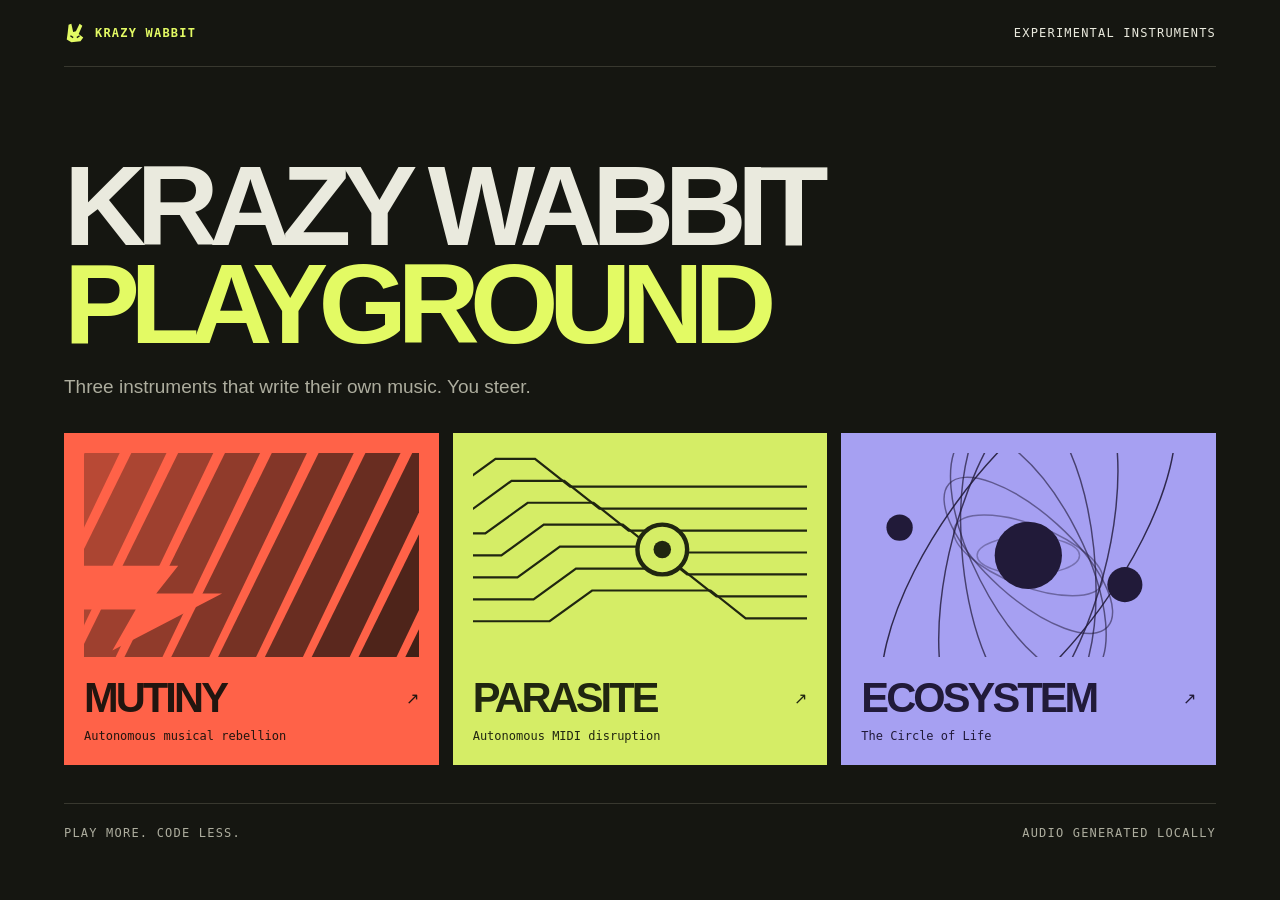
<file: docs/index.html>
<!doctype html>
<html lang="en">
<head>
<meta charset="utf-8"><meta name="viewport" content="width=device-width,initial-scale=1">
<title>Krazy Wabbit Playground</title>
<style>*{box-sizing:border-box}
:root{color-scheme:dark;--paper:#eaeade;--dim:#adad9e;--edge:#38382f;--acid:#e3fa64;background:#151611;color:var(--paper);font-family:Arial,sans-serif}
body{margin:0;min-width:290px}
button,select,input{font:inherit}
button{cursor:pointer}
button:focus-visible,input:focus-visible,select:focus-visible,a:focus-visible{outline:2px solid var(--accent,var(--acid));outline-offset:4px}
button:disabled{opacity:.55;cursor:default}
.shell{max-width:1360px;margin:auto;padding:0 clamp(18px,5vw,72px)}
header,footer{font:12px/1.2 monospace;letter-spacing:.1em;text-transform:uppercase;display:flex;justify-content:space-between;align-items:center;gap:12px;padding:22px 0;border-bottom:1px solid var(--edge)}
footer{border-bottom:0;border-top:1px solid var(--edge);color:var(--dim);margin-top:38px}
.brand{display:inline-flex;align-items:center;gap:9px;font-weight:bold;color:var(--acid)}
.rabbit{width:22px;height:22px;vertical-align:middle;flex:none}
.hero{padding:clamp(38px,7vw,95px) 0 35px}
.hero h1,.instrument h1{font-size:clamp(40px,8.9vw,128px);letter-spacing:-.085em;line-height:.86;margin:0;text-transform:uppercase;font-weight:900}
.hero h1 span{color:var(--acid)}
.hero p{color:var(--dim);margin:23px 0 0;font-size:clamp(15px,2vw,19px)}
.cards{display:grid;grid-template-columns:repeat(3,minmax(0,1fr));gap:14px}
.card{background:var(--panel);color:var(--ink);border:0;text-align:left;padding:20px;min-width:0;display:flex;flex-direction:column;transition:transform .18s}
.card:hover{transform:translateY(-5px)}
.card-art{width:100%;height:clamp(115px,16vw,220px);margin-bottom:17px}
.card .line{display:flex;justify-content:space-between;align-items:center;gap:5px}
.card strong{font-size:clamp(18px,3.25vw,48px);letter-spacing:-.07em}
.card small{font:12px/1.35 monospace;margin-top:6px}
.mutiny{--panel:#ff6248;--ink:#22150f;--accent:#ff735a}
.parasite{--panel:#d5ed66;--ink:#202610;--accent:#d5ed66}
.ecosystem{--panel:#a6a0f2;--ink:#211a39;--accent:#bcb3ff}
.back,.plain{background:none;border:1px solid var(--edge);color:inherit;padding:9px 12px;text-decoration:none}
.instrument{padding-top:35px}
.instrument h1{color:var(--accent)}
.instrument .intro{color:var(--dim);margin:14px 0 22px}
.instrument .surface{display:grid;grid-template-columns:minmax(0,1.4fr) minmax(240px,1fr);gap:16px}
.screen{min-height:270px;padding:20px;position:relative;display:flex;flex-direction:column;justify-content:space-between;overflow:hidden}
.screen .card-art{height:170px;margin:0}
.screen b{display:block;font-size:clamp(25px,4vw,48px);letter-spacing:-.06em}
.screen small,.status{font:13px/1.45 monospace}
.mutiny .screen{background:#381f1a;color:#ffac9c;border-left:6px solid var(--accent)}
.parasite .surface{grid-template-columns:minmax(240px,1fr) minmax(0,1.4fr)}
.parasite .screen{grid-column:2;grid-row:1;background:#18220c;border:1px solid #596638;color:var(--accent);font-family:monospace}
.parasite .screen b{text-transform:uppercase;letter-spacing:.05em}
.parasite .controlbox{grid-column:1;grid-row:1;border-color:#596638}
.controlbox{border:1px solid var(--edge);padding:18px;display:flex;flex-direction:column;justify-content:center;gap:12px}
.control{display:grid;grid-template-columns:1fr auto;gap:5px;align-items:center;font:13px/1.25 monospace}
.control span{display:flex;align-items:center;gap:7px}
.control output{color:var(--accent)}
.control input{grid-column:1/-1;width:100%;margin:0;accent-color:var(--accent);height:24px}
.control.chaos{background:color-mix(in srgb,var(--accent) 13%,transparent);padding:10px}
.actions,.midi{display:flex;flex-wrap:wrap;align-items:center;gap:9px;margin-top:15px}
.actions button,.midi button{border:1px solid var(--edge);padding:12px 16px;background:none;color:var(--paper);font:700 13px monospace}
.actions .play{background:var(--accent);color:#171811;border-color:var(--accent)}
.midi{font:13px/1.5 monospace}
.midi select,.midi input[type=number]{padding:6px;color:inherit;background:#23251b;border:1px solid var(--edge);max-width:100%}
.midi input[type=number]{width:68px}
.status{min-height:1.5em;color:var(--dim)}
@media(max-width:650px){
.cards{grid-template-columns:1fr}
.card-art{height:132px}
.card strong{font-size:30px}
.instrument .surface{grid-template-columns:1fr}
.parasite .screen,.parasite .controlbox{grid-column:auto;grid-row:auto}
.screen{min-height:220px}
}
@media(prefers-reduced-motion:reduce){*{transition:none!important}}

/* ECOSYSTEM: Circle of Life */
.life-shell{--life-border:#413852}
.life-shell header{border-color:var(--life-border)}
.life-observer{display:inline-flex;gap:8px;align-items:center;color:#c7b4eb}
.life-main{padding:36px 0 24px}
.life-heading{display:flex;justify-content:space-between;align-items:flex-end;gap:20px;flex-wrap:wrap;margin-bottom:22px}
.life-heading p{color:#c9b6e8;letter-spacing:.14em;font:13px monospace;text-transform:uppercase;margin:0 0 12px}
.life-heading h1{font-size:clamp(36px,8vw,108px);line-height:.91;letter-spacing:-.085em;margin:0;color:#eee4ff}
.life-actions{display:flex;gap:8px;flex-wrap:wrap}
.life-actions button{font:700 13px monospace;text-transform:uppercase;padding:12px 16px;border:1px solid #867299;background:#201929;color:#e4d6ff}
.life-actions #play{background:#d6c6fa;color:#21172a;border-color:#d6c6fa}
.life-world{position:relative;overflow:hidden;background:radial-gradient(ellipse at 50% 55%,#342744 0%,#201829 50%,#17131f 100%);border:1px solid var(--life-border);border-radius:24px;max-width:1200px;margin:0 auto}
.life-readout{position:absolute;top:16px;left:18px;right:18px;z-index:1;display:flex;align-items:baseline;gap:10px;flex-wrap:wrap;color:#dbcbf3}
.life-readout strong{text-transform:uppercase;font:700 13px monospace;letter-spacing:.1em}
.life-readout span{font:12px monospace;color:#c3b5d1}
.life-map{display:block;width:100%;max-height:65vh;min-height:260px}
.life-rings{fill:none;stroke:#827293;stroke-opacity:.39;stroke-dasharray:2 7}
.life-link{fill:none;stroke:#d7cafa;stroke-width:2;stroke-dasharray:4 8;opacity:.8}
.life-link[data-type=birth]{stroke:#99d3ac;stroke-width:3;stroke-dasharray:none}
.life-link[data-type=competition]{stroke:#f4a58c}
.life-orbit{fill:none;stroke:var(--organism);stroke-opacity:.44;stroke-dasharray:2 6;stroke-width:1.6}
.life-body{color:var(--organism);opacity:calc(.16 + var(--health,.5) * .84);transform:scale(var(--growth,1));transition:transform .16s ease-out,opacity .45s}
.life-body path{fill:currentColor;fill-opacity:.42;stroke:currentColor;stroke-width:1.5}
.life-body ellipse{fill:none;stroke:currentColor;stroke-width:1.3}
.life-body circle{fill:currentColor}
.life-node[data-state=empty] .life-body,.life-world[data-phase=unborn] .life-body{opacity:0}
.life-node[data-state=Dormant] .life-body{opacity:.18}
.life-world[data-phase=ending] .life-orbit{stroke-opacity:.2}
.life-census{display:grid;grid-template-columns:repeat(4,minmax(0,1fr));gap:1px;background:var(--life-border);border-top:1px solid var(--life-border)}
.life-card{display:flex;flex-direction:column;gap:6px;padding:13px 15px;background:#1d1726;font:13px monospace}
.life-card span{color:var(--organism)}
.life-card small,.life-message{color:#c6b7d2;font:12px/1.4 monospace}
.life-message{min-height:1.4em}
@media(max-width:550px){.life-census{grid-template-columns:repeat(2,minmax(0,1fr))}.life-main{padding-top:26px}.life-card{padding:9px 12px}.life-map{margin-top:22px;min-height:180px}.life-readout{gap:5px 10px}}
</style>
</head>
<body>
<div id="app"></div>
<script>const clamp = (x, lo=0, hi=1) => Math.max(lo, Math.min(hi,x));
const pick = (r, xs) => xs[Math.floor(r()*xs.length)];
const scale = [0,2,3,5,7,8,10];
const pitch = d => scale[((d%7)+7)%7]+12*Math.floor(d/7);
function engine(kind, seed=Date.now()) {
  let z=seed|0;
  const r=()=>{ z=(Math.imul(z,1664525)+1013904223)|0; return (z>>>0)/4294967296; };
  const motif=()=>Array.from({length:4},(_,i)=>i===0?0:pick(r,[0,1,2,3,4,5,7]));
  let phrase=motif(), origin=[...phrase], mode='Drive', age=0, root=0, relation='';
  return {
    step(n,p){
      const s=n%16,b=Math.floor(n/16), out=[];
      const add=(voice,note=48,vel=.65,len=.22,offset=0)=>out.push({voice,note,vel,len,offset});
      if(kind==='mutiny'){
        if(s===0&&b>0){
          age++;
          if(mode==='Break'){mode='Rebuild';age=0;phrase=[...origin];}
          else if(mode==='Rebuild'){mode='Drive';age=0;}
          else if(age>=3 && (age>=12 || r()<.11+p.chaos*.48-p.stability*.12)){mode='Break';age=0;}
          if(mode==='Drive'&&r()<p.mutation*(.45+.5*p.chaos)) phrase[Math.floor(r()*4)]=pick(r,[0,2,3,4,5,7]);
          if(mode==='Rebuild'&&r()<p.rebirth){root=pick(r,[0,-2,-5,3]);origin=motif();}
          if(b%4===0&&mode==='Drive'&&r()<p.stability) phrase=[...origin];
        }
        if(s%4===0&&(mode!=='Break'||s===0))add('kick',36,.7+p.aggression*.23);
        if((s===4||s===12)&&mode==='Drive')add('clap',44,.45+p.aggression*.35);
        if((s%4===2||s%2===1&&r()<p.aggression*.55)&&mode!=='Break')add('hat',72,.28+p.aggression*.34,.07,.012*(s%2));
        if([0,3,6,10,12,15].includes(s)&&mode!=='Break'&&(mode!=='Rebuild'||s<9)){
          add('bass',36+root+pitch(phrase[Math.floor(s/4)]%5),.73,.14+p.stability*.12);
        }
        if((s===2||s===9||s===14)&& (mode==='Break'||b%4>=2))add('glass',60+root+pitch(phrase[Math.floor(s/4)]),.52,mode==='Break'?.68:.24);
        if(s>=13&&b%4===3&&r()<.45+p.chaos*.5)add('hat',70,.58,.06);
        relation=mode==='Break'?'Pulse stripped back':mode==='Rebuild'?'Original motif resurfaces':'Motif in circulation';
      }else if(kind==='parasite'){
        if(s===0){
          if(b%8===0){phrase=[...origin];mode='Latch';}
          else if(b%8===7){mode='Recover';phrase=[...origin];}
          else if(r()<.17+p.chaos*.7){
            mode=pick(r,['Splice','Burst','Slip']);
            if(mode==='Splice')phrase=[...phrase.slice(1),pick(r,[0,2,4,6,7])];
          }
        }
        const shift=mode==='Slip'&&s<12?1:0;
        if([0,3,6,8,11,14].includes(s-shift)||(mode==='Burst'&&s%2===1&&r()<p.chaos*p.density)){
          if(s===0||r()<.45+p.density*.55){
            const idx=Math.floor((s-shift)/4)%4;
            const note=48+pitch(phrase[idx])+((mode==='Splice'&&s>=12)?12:0);
            add('wire',note,s%4===0?.8:.46,.045+p.gate*.33,(s%2)*p.swing*.055);
            if(mode==='Burst'&&p.chaos>.72&&s%4===3)add('wire',note+12,.43,.055,.055);
          }
        }
        relation=mode==='Recover'?'Returning to source phrase':'Phrase '+phrase.map(x=>x+1).join(' · ');
      }
      return out;
    },
    view(){return {mode,relation};}
  };
}

const LIFE_ROLES = ['Pulse','Bass','Melody','Texture'];
const LIFE_VOICES = ['kick','bass','glass','moss'];
const LIFE_RHYTHMS = [
  [[0,4,8,12],[0,6,8,14],[0,3,8,12]],
  [[0,5,10,14],[2,6,12],[0,7,11,15]],
  [[2,6,11,14],[3,7,12],[1,9,13]],
  [[0,8],[4,12],[2,10,15]]
];
const LIFE_END_STEPS = 64;
const LIFE_VOICE_LIMIT = 7;
const LIFE_MODE = [0,2,3,5,7,9,10];

function birthSeed(){
  return [...crypto.getRandomValues(new Uint32Array(4))].map(n=>n.toString(16).padStart(8,'0')).join('');
}
function newEcosystem(seed=birthSeed()){
  const words=typeof seed==='number'?[seed,seed^0x6679,seed^0x8923,seed^0x1ade]:seed.match(/.{8}/g).map(w=>parseInt(w,16));
  let [a,b,c,d]=words.map(word=>word|0);
  let serial=0;
  function random(){
    const value=(a+b+d)|0;
    d=(d+1)|0;
    a=b^(b>>>9);
    b=(c+(c<<3))|0;
    c=(((c<<21)|(c>>>11))+value)|0;
    return (value>>>0)/4294967296;
  }
  for(let i=0;i<12;i++)random();
  const choose=values=>pick(random,values);
  const initialRoot=Math.floor(random()*12);
  const tempo=94+Math.floor(random()*34);
  const seasonBias=random()*.28-.14;
  let resource=.52+random()*.35, weather='Flourishing', root=initialRoot;
  let nextShift=3+Math.floor(random()*5), twilight=null, relation=null;
  let phraseAnchor=0;
  const slots=Array(4).fill(null), voices=[];
  const remembered=Array(4).fill(null);
  const affinities=Array.from({length:4},(_,i)=>Array.from({length:4},(_,j)=>i===j?0:random()*.6-.3));

  function organism(role,parent=null){
    const motif=parent?[...parent.motif]:[0,choose([1,2,4]),choose([2,4,5,7]),choose([0,2,4,6])];
    if(parent)motif[1+Math.floor(random()*3)]=choose([0,1,2,4,5,7]);
    return {
      id:++serial,role,parent:parent?.id??null,generation:(parent?.generation??0)+1,
      motif, rhythm:LIFE_RHYTHMS[role].indexOf(choose(LIFE_RHYTHMS[role])),
      tint:parent?clamp(parent.tint+(random()-.5)*.37):random(),
      offset:role===0?0:Math.floor(random()*3),
      energy:.48+random()*.3,age:0, lifespan:13+Math.floor(random()*22),
      sleep:0, state:'Young', lastBeat:-1
    };
  }
  for(let role=0;role<4;role++)slots[role]=organism(role);

  function evolve(bar){
    relation=null;
    const drift=Math.sin((bar+seasonBias*12)*.39)*.061+Math.sin(bar*.116)*.027+(random()-.5)*.085;
    resource=clamp(resource+drift+(0.59+seasonBias-resource)*.09,.19,.94);
    weather=resource<.44?'Lean season':resource>.71?'Flourishing':'Quiet growth';
    if(bar>=nextShift){
      root=initialRoot+choose([0,0,5,7,-2]);
      nextShift=bar+2+Math.floor(random()*7);
    }
    const living=slots.filter(Boolean);
    const leader=living.reduce((a,b)=>!a||b.energy>a.energy?b:a,null);
    phraseAnchor=leader?.motif[2]??0;
    const vacancies=[];
    for(let i=0;i<slots.length;i++){
      const c=slots[i];
      if(!c){vacancies.push(i);continue;}
      c.age++;
      c.energy=clamp(c.energy+(resource-.54)*.21+(random()-.5)*.09
        -(c.age/c.lifespan)*.042+(c.sleep?.11:.012));
      if(c.age>=c.lifespan||(c.energy<.13&&c.age>6)){
        remembered[i]=c;slots[i]=null;
        relation={type:'death',from:i,to:i,text:LIFE_ROLES[i]+' has died'};
        continue;
      }
      if(c.sleep){
        c.sleep--;
        if(!c.sleep){c.energy=Math.max(.43,c.energy);c.state='Returning';}
        continue;
      }
      if(c.energy<.27){c.sleep=2;relation={type:'dormant',from:i,to:i,text:LIFE_ROLES[i]+' goes dormant'};continue;}
      c.state=c.age<4?'Growing':c.age/c.lifespan>.72?'Aging':'Mature';
      if(!leader||c===leader||leader.sleep)continue;
      const affinity=affinities[i][leader.role];
      const probability=random();
      if(probability<.10+resource*.14+affinity*.16){
        c.motif[2]=leader.motif[2];
        c.motif[3]=leader.motif[3];
        c.offset=leader.offset;
        c.tint=(c.tint*2+leader.tint)/3;
        relation={type:'imitation',from:leader.role,to:i,text:LIFE_ROLES[i]+' echoes '+LIFE_ROLES[leader.role]};
      }else if(resource<.5&&probability>.63){
        c.offset=(c.offset+1)%3;
        c.energy=Math.max(.18,c.energy-.041);
        relation={type:'competition',from:leader.role,to:i,text:LIFE_ROLES[i]+' yields space to '+LIFE_ROLES[leader.role]};
      }
      if(random()<.10+(1-resource)*.15){
        c.motif[1+Math.floor(random()*3)]=choose([0,2,3,4,5,7]);
        c.rhythm=(c.rhythm+1)%3;
        c.tint=clamp(c.tint+(random()-.5)*.3);
      }
    }
    for(const i of vacancies){
      const parent=leader&&slots.includes(leader)?leader:remembered[i];
      if(!parent||!leader||random()<.48+resource*.36){
        slots[i]=organism(i,parent);
        remembered[i]=null;
        relation={type:'birth',from:parent?.role??i,to:i,text:LIFE_ROLES[i]+' born'+(parent?' · generation '+slots[i].generation:'')};
      }
    }
  }

  const noteOffset=d=>LIFE_MODE[d%7]+12*Math.floor(d/7);
  const stepSeconds=60/tempo/4;
  function step(n){
    if(n>0&&n%16===0&&twilight===null)evolve(n/16);
    const elapsed=twilight===null?0:n-twilight;
    const life=clamp(1-elapsed/LIFE_END_STEPS);
    if(life===0)return [];
    const now=n*stepSeconds;
    while(voices.length&&voices[0]<=now)voices.shift();
    const capacity=twilight===null?(resource<.39?1:resource<.66?2:3):Math.ceil(life*3);
    const ordered=slots.filter(c=>c&&!c.sleep).sort((a,b)=>b.energy-a.energy);
    const events=[];
    if(twilight!==null&&elapsed>=44){
      // Let the strongest surviving voice articulate the home pitch twice, then leave its tail.
      const final=ordered.find(c=>c.role!==0)??ordered[0];
      if(final&&voices.length<LIFE_VOICE_LIMIT&&(elapsed===44||elapsed===51)){
        final.lastBeat=n;
        voices.push(now+.628);
        voices.sort((a,b)=>a-b);
        events.push({voice:'glass',note:60+root,vel:life*.72,len:.62,offset:0,tone:final.tint});
      }
      return events;
    }
    for(const c of ordered){
      if(events.length>=capacity||voices.length>=LIFE_VOICE_LIMIT)break;
      const beat=(n+16-c.offset)%16;
      const ending=twilight!==null;
      if(ending && life<.62&&c.role===0)continue;
      const rhythm=LIFE_RHYTHMS[c.role][c.rhythm];
      if(!rhythm.includes(beat)&&!(n===0&&c.role===0))continue;
      const strength=ending?life:(.56+resource*.32+c.energy*.15);
      if(n!==0&&random()>strength)continue;
      const degree=c.role===1&&beat%4===0?0:beat===8&&resource>.64?phraseAnchor:c.motif[Math.floor(beat/4)];
      const note=[36,36,60,48][c.role]+root+noteOffset(degree);
      const length=[.25,.16+c.tint*.22,.21+c.tint*.32,.46+c.tint*.31][c.role];
      const gain=(.32+c.energy*.38)*(ending?life**.65:1);
      const offset=c.role===0?0:c.offset*.009+c.tint*.014*(beat%2);
      events.push({voice:LIFE_VOICES[c.role],note,vel:gain,len:length,offset,tone:c.tint});
      voices.push(now+offset+length+.008);
      voices.sort((a,b)=>a-b);
      c.lastBeat=n;
    }
    return events;
  }
  return {
    seed,tempo,step,
    end(n){if(twilight===null)twilight=n;},
    done(n){return twilight!==null&&n>=twilight+LIFE_END_STEPS;},
    view(n){
      const life=twilight===null?1:clamp(1-(n-twilight)/LIFE_END_STEPS);
      return {
        mode:twilight===null?weather:'Father Time',
        relation:twilight===null?relation:null,
        root,
        life,
        voices:voices.length,
        creatures:slots.map(c=>c&&{
          ...c,motif:[...c.motif],
          energy:twilight===null?c.energy:c.energy*life,
          state:twilight===null?(c.sleep?'Dormant':c.state):life<.28?'Fading':'Aging',
          sounding:c.lastBeat===n
        })
      };
    }
  };
}

class Midi {
  constructor(){this.active=new Map();this.port=null;this.channel=0;}
  route(port,channel){
    if(port===this.port&&channel===this.channel)return;
    this.panic();this.port=port;this.channel=channel;
  }
  send(packet,at){
    try {this.port?.send(packet,at);return !!this.port;} catch {return false;}
  }
  note(note,vel,at,duration){
    const on=0x90|this.channel,off=0x80|this.channel;
    const end=at+duration;
    const existing=this.active.get(note);
    if(existing!==undefined&&existing>at)return;
    if(this.send([on,note,Math.round(clamp(vel)*126)+1],at)){
      this.active.set(note,end);
      this.send([off,note,0],end);
    }
  }
  prune(at){for(const [note,end] of this.active)if(end<at)this.active.delete(note);}
  cc(cc,value,at){this.send([0xb0|this.channel,cc,value],at);}
  panic(){
    if(this.port){
      try{this.port.clear();}catch{}
      for(const note of this.active.keys())this.send([0x80|this.channel,note,0]);
      this.cc(64,0);this.cc(123,0);this.cc(120,0);
    }
    this.active.clear();
  }
}
class InstrumentAudio {
  constructor(){this.context=null;this.bus=null;this.voices=new Set();}
  async ready(){
    if(!this.context){
      this.context=new AudioContext();
      const ctx=this.context;
      this.noise=ctx.createBuffer(1,ctx.sampleRate/2,ctx.sampleRate);
      const a=this.noise.getChannelData(0);
      for(let i=0;i<a.length;i++)a[i]=Math.random()*2-1;
      this.limiter=ctx.createDynamicsCompressor();
      this.limiter.threshold.value=-16;this.limiter.ratio.value=10;
      this.limiter.connect(ctx.destination);
    }
    await this.context.resume();
  }
  start(){
    this.bus=this.context.createGain();
    this.bus.gain.value=.55;this.bus.connect(this.limiter);
  }
  stop(){
    if(!this.bus)return;
    const bus=this.bus,t=this.context.currentTime;
    bus.gain.cancelScheduledValues(t);bus.gain.setTargetAtTime(0,t,.004);
    for(const source of this.voices){try{source.stop(t+.02);}catch{}}
    this.voices.clear();this.bus=null;
    setTimeout(()=>bus.disconnect(),50);
  }
  play(event,t){
    const {voice,note,vel,len,tone}=event,c=this.context;
    const freq=440*2**((note-69)/12);
    const env=c.createGain(),filter=c.createBiquadFilter();
    filter.connect(env);env.connect(this.bus);
    const burst=voice==='hat'||voice==='clap';
    const source=burst?c.createBufferSource():c.createOscillator();
    const span=voice==='kick'?.25:voice==='clap'?.14:Math.min(len,.8);
    const peak=vel*({kick:.55,clap:.24,hat:.15,bass:.30,glass:.21,moss:.18,wire:.23}[voice]??.2);
    if(burst){
      source.buffer=this.noise;filter.type=voice==='hat'?'highpass':'bandpass';filter.frequency.value=voice==='hat'?7500:1650;
    }else{
      source.type=({kick:'sine',bass:'sawtooth',glass:'sine',moss:'triangle',wire:'square'})[voice];
      source.frequency.value=freq;
      if(voice==='kick'){
        source.frequency.setValueAtTime(140,t);source.frequency.exponentialRampToValueAtTime(42,t+.12);
      }
      filter.frequency.value=voice==='bass'?580:voice==='wire'?1350:voice==='moss'?1100:13000;
      if(tone!==undefined && (voice==='glass'||voice==='moss')){
        source.type=voice==='glass'?(tone>.64?'triangle':'sine'):(tone>.71?'sine':'triangle');
        filter.frequency.value=480+tone*5200;
      }
      if(voice==='bass'||voice==='wire'){
        filter.frequency.setValueAtTime(450+vel*1250+(tone??0)*800,t);
        filter.frequency.exponentialRampToValueAtTime(300,t+span);
      }
    }
    env.gain.setValueAtTime(.0001,t);
    env.gain.exponentialRampToValueAtTime(Math.max(.001,peak),t+(voice==='moss'?.09:.006));
    if(voice==='clap'){
      env.gain.setValueAtTime(peak*.25,t+.016);
      env.gain.linearRampToValueAtTime(peak*.82,t+.022);
      env.gain.setValueAtTime(peak*.30,t+.032);
      env.gain.linearRampToValueAtTime(peak*.70,t+.038);
    }
    env.gain.exponentialRampToValueAtTime(.0001,t+span);
    source.connect(filter);this.voices.add(source);
    source.onended=()=>{this.voices.delete(source);source.disconnect();filter.disconnect();env.disconnect();};
    source.start(t);source.stop(t+span+.008);
  }
}

const HABITAT_POSITIONS = [[264,105],[570,113],[571,324],[273,320]];
const HABITAT_COLORS = ['#f4a58c','#93d1b1','#bbadff','#83c9e0'];
const HABITAT_FORMS = [
  'M0-40Q12-20 34-22Q27-3 42 12Q18 12 14 36Q-4 28-26 35Q-22 16-41 6Q-25-9-28-31Q-9-24 0-40Z',
  'M0-33C27-46 42-12 34 9S11 44-11 34-45 21-35-2-29-21 0-33Z',
  'M0-37C9-42 16-23 20-17S40-10 38 0 22 15 18 20 9 41 0 38-14 22-20 18-40 10-39 0-25-14-20-19-7-36 0-37Z',
  'M0-39C17-38 23-23 32-15S39 11 28 22 13 38-1 36-28 36-34 18-39-6-27-26-9-38 0-39Z'
];

function habitatPage(){
  const bodies=HABITAT_POSITIONS.map(([x,y],i)=>
    '<g class="life-node" id="life-node-'+i+'" transform="translate('+x+' '+y+')" style="--organism:'+HABITAT_COLORS[i]+'">'+
    '<circle class="life-orbit" r="49"/><g class="life-body"><path d="'+HABITAT_FORMS[i]+'"/>'+
    '<ellipse rx="12" ry="18" transform="rotate(27)"/><circle r="4" cx="4" cy="-6"/></g></g>').join('');
  const census=LIFE_ROLES.map((role,i)=>
    '<div class="life-card" style="--organism:'+HABITAT_COLORS[i]+'"><span>'+role+'</span><small id="life-status-'+i+'">—</small></div>').join('');
  return '<div class="shell ecosystem life-shell"><header><a class="back" href="#">← Playground</a><span class="life-observer">'+rabbit('ecosystem')+' Krazy Wabbit</span></header>'+
    '<main class="life-main"><div class="life-heading"><div><p>The Circle of Life</p><h1>ECOSYSTEM</h1></div><div class="life-actions"><button id="play">BIG BANG</button><button id="father-time" disabled>Father Time</button></div></div>'+
    '<div class="life-world" id="life-world" data-phase="unborn"><div class="life-readout"><strong id="mode">UNBORN</strong><span id="relation">Smack that big bang to give life.</span></div>'+
    '<svg class="life-map" viewBox="0 0 840 424" role="img" aria-label="Habitat with four organism positions"><defs><pattern id="life-stars" width="28" height="28" patternUnits="userSpaceOnUse"><circle cx="2" cy="2" r="1" fill="#c6a8fc" opacity=".23"/></pattern></defs>'+
    '<rect width="840" height="424" fill="url(#life-stars)"/><g class="life-rings"><ellipse cx="420" cy="215" rx="330" ry="156"/><ellipse cx="420" cy="215" rx="268" ry="111"/><ellipse cx="420" cy="215" rx="201" ry="62"/><path d="M70 215H770M420 42V385"/></g>'+
    '<path id="life-link" class="life-link" visibility="hidden"/>'+bodies+'</svg><div class="life-census">'+census+'</div></div>'+
    '<p class="life-message" id="status" role="status"></p></main></div>';
}

function drawHabitat(view){
  const world=find('life-world');
  if(!world)return;
  world.dataset.phase=view?view.mode==='Father Time'?'ending':'living':'unborn';
  find('mode').textContent=view?.mode??'UNBORN';
  find('relation').textContent=view?.relation?.text??(view?(view.mode==='Father Time'?'The habitat is falling quiet.':''):'Smack that big bang to give life.');
  for(let i=0;i<4;i++){
    const c=view?.creatures[i], node=find('life-node-'+i);
    node.dataset.state=c?.state??'empty';
    node.style.setProperty('--growth',c?.sounding?1.1:.75+(c?.energy??0)*.3);
    node.style.setProperty('--health',c?Math.max(.04,c.energy):0);
    find('life-status-'+i).textContent=c?c.state+' · Gen '+c.generation:view?'Vacant':'—';
  }
  const link=find('life-link'), relation=view?.relation;
  if(!relation||relation.from===relation.to){
    link.setAttribute('visibility','hidden');
    return;
  }
  const [x,y]=HABITAT_POSITIONS[relation.from], [dx,dy]=HABITAT_POSITIONS[relation.to];
  link.setAttribute('d','M'+x+' '+y+' Q420 215 '+dx+' '+dy);
  link.dataset.type=relation.type;
  link.setAttribute('visibility','visible');
}

const app=document.querySelector('#app');
const rabbits={
  mutiny:'M3 19 4 12 5 3 8 2 10 11 13 10 17 2 20 4 16 13 21 17 18 21 8 22Z',
  parasite:'M2 17 6 11 5 2 8 1 11 10 14 10 17 1 20 3 17 12 22 15 21 19 15 22 8 21Z',
  ecosystem:'M3 16Q3 12 7 11Q4 4 7 2Q10 0 11 11H14Q14 1 18 2Q21 3 17 12Q23 14 21 18Q19 23 12 22Q5 22 3 16Z'
};
function rabbit(k='mutiny'){
  return '<svg class="rabbit" viewBox="0 0 24 24" aria-hidden="true"><path fill="currentColor" d="'+rabbits[k]+'"/><path fill="none" stroke="var(--rabbit-eye,#151611)" stroke-width="1.6" d="m7 15 3 2m4 0 3-2"/></svg>';
}
function art(k){
  const g={
    mutiny:Array.from({length:11},(_,i)=>'<path d="M'+(i*32-55)+' 140l69-140h24l-67 140z" opacity="'+(.26+i*.06)+'"/>').join('')+'<path fill="var(--panel)" d="M27 77h83l-15 19h45l-75 39 16-28H30z"/>',
    parasite:Array.from({length:7},(_,i)=>'<path fill="none" stroke="currentColor" stroke-width="1.5" d="M0 '+(25+i*15)+'h'+(32+i*11)+'l29 -21h'+(27+i*9)+'l24 19H320"/>').join('')+'<circle cx="175" cy="66" r="17" fill="var(--panel)" stroke="currentColor" stroke-width="3"/><circle cx="175" cy="66" r="6"/>',
    ecosystem:Array.from({length:7},(_,i)=>'<ellipse fill="none" stroke="currentColor" opacity="'+(.35+i*.09)+'" cx="160" cy="70" rx="'+(35+i*19)+'" ry="'+(13+i*8)+'" transform="rotate('+(i*21)+' 160 70)"/>').join('')+'<circle cx="160" cy="70" r="23"/><circle cx="72" cy="51" r="9"/><circle cx="226" cy="90" r="12"/>'
  }[k];
  return '<svg class="card-art" viewBox="0 0 320 140" preserveAspectRatio="xMidYMid slice" fill="currentColor" aria-hidden="true">'+g+'</svg>';
}
const info={
  mutiny:{name:'MUTINY',line:'Autonomous musical rebellion',tempo:132,knobs:[['chaos','CRAZY',.42,'Push the machine toward fills and breakdowns'],['stability','Stability',.59,'Bring the original motif back and lengthen the bass'],['aggression','Aggression',.54,'Add percussion and hit harder'],['mutation','Mutation',.4,'Rewrite parts of the motif'],['rebirth','Rebirth',.54,'Shift the key and seed a new motif during recovery']]},
  parasite:{name:'PARASITE',line:'Autonomous MIDI disruption',tempo:124,knobs:[['chaos','INFECT',.4,'Splice, displace, and burst through the recurring phrase'],['density','Density',.6,'Let more of the phrase through'],['gate','Gate',.3,'Set how long notes ring'],['swing','Swing',.35,'Delay offbeats']]},
  ecosystem:{name:'ECOSYSTEM',line:'The Circle of Life'}
};
const audio=new InstrumentAudio(),midi=new Midi();
let current, gen, params, timer, next, step, access, run=0, playing=false, drawing=[];
let drawTimer, endingAt=null;
const find=id=>document.getElementById(id);
const setStatus=text=>{if(find('status'))find('status').textContent=text;};
function stop(){
  run++;playing=false;clearInterval(timer);clearTimeout(drawTimer);drawing=[];
  audio.stop();midi.route(null,0);
  endingAt=null;
  if(find('play'))find('play').disabled=false;
  if(find('stop'))find('stop').disabled=true;
  if(current==='ecosystem'){
    gen=null;
    if(find('father-time'))find('father-time').disabled=true;
    drawHabitat(null);
  }
}
function route(){
  if(current!=='parasite')return;
  const port=access?.outputs.get(find('destination').value);
  midi.route(playing&&port?.state==='connected'?port:null,Number(find('channel').value)-1);
}
function updatePorts(){
  if(current!=='parasite')return;
  const dest=find('destination'), selected=dest.value;
  const wasExternal=selected!=='';
  dest.replaceChildren(new Option('Internal audio',''));
  for(const port of access.outputs.values())if(port.state==='connected')dest.add(new Option(port.name||'MIDI output',port.id));
  if([...dest.options].some(o=>o.value===selected))dest.value=selected;
  if(wasExternal&&!dest.value)setStatus('MIDI disconnected. Internal audio selected.');
  route();
}
function draw(view){
  if(current==='ecosystem'){drawHabitat(view);return;}
  find('mode').textContent=view.mode;
  find('relation').textContent=view.relation;
}
function fatherTime(){
  if(!playing||endingAt!==null||find('father-time').disabled)return;
  gen.end(step);
  find('father-time').disabled=true;
  setStatus('The ecosystem is reaching its end.');
}
function paint(){
  if(endingAt!==null&&audio.context.currentTime>=endingAt){
    stop();setStatus('The habitat is quiet.');return;
  }
  while(drawing.length&&drawing[0].t<=audio.context.currentTime+.012)draw(drawing.shift().view);
  if(playing)drawTimer=setTimeout(paint,24);
}
function tick(){
  const c=audio.context, interval=60/(gen.tempo??info[current].tempo)/4;
  if(endingAt!==null)return;
  if(next<c.currentTime)next=c.currentTime+.025;
  midi.prune(performance.now());
  while(next<c.currentTime+.10){
    if(current==='ecosystem'&&gen.done(step)){
      endingAt=next;
      return;
    }
    const events=gen.step(step,params);
    for(const event of events){
      const t=next+event.offset;
      if(midi.port){
        const at=performance.now()+Math.max(0,t-c.currentTime)*1000;
        midi.note(event.note,event.vel,at,event.len*1000);
      }else audio.play(event,t);
    }
    if(midi.port&&step%4===0&&find('cc-opt').checked){
      const cc=find('cc-number').valueAsNumber;
      if(Number.isInteger(cc)&&cc>=1&&cc<=119&&![6,32,38,64,65,66,67,68,69,96,97,98,99,100,101].includes(cc)){
        const value=Math.round(20+params.chaos*(52+38*Math.sin(step*Math.PI/16)));
        midi.cc(cc,value,performance.now()+Math.max(0,next-c.currentTime)*1000);
      }
    }
    drawing.push({t:next,view:gen.view(step)});
    step++;next+=interval;
  }
}
async function start(){
  if(playing)return;
  const request=++run;
  find('play').disabled=true;
  if(find('stop'))find('stop').disabled=false;
  try{
    await audio.ready();
    if(request!==run)return;
    if(audio.context.state!=='running')throw new Error('Audio is suspended');
    audio.start();playing=true;gen=current==='ecosystem'?newEcosystem():engine(current);step=0;next=audio.context.currentTime+.045;
    route();
    if(current==='ecosystem'){
      find('father-time').disabled=false;
      setStatus('');
    }else{
      find('stop').disabled=false;
      setStatus('Playing');
    }
    tick();timer=setInterval(tick,20);paint();
  }catch(error){
    if(request!==run)return;
    stop();setStatus('Audio could not start. Press Play to try again.');
    console.error(error);
  }
}
function instrument(k){
  stop();current=k;
  if(k==='ecosystem'){
    app.innerHTML=habitatPage();
    drawHabitat(null);
    find('play').onclick=start;
    find('father-time').onclick=fatherTime;
    return;
  }
  const data=info[k];
  params=Object.fromEntries(data.knobs.map(([key,,v])=>[key,v]));
  const controls=data.knobs.map(([key,label,v,hint])=>
    '<label class="control '+(key==='chaos'?'chaos':'')+'" title="'+hint+'"><span>'+
    (key==='chaos'?rabbit(k):'')+label+'</span><output>'+Math.round(v*100)+'</output>'+
    '<input type="range" aria-label="'+label+'" data-knob="'+key+'" min="0" max="100" value="'+Math.round(v*100)+'"></label>').join('');
  app.innerHTML='<div class="shell '+k+'"><header><a class="back" href="#">← Playground</a><span>'+data.tempo+' BPM</span></header><main class="instrument"><h1>'+data.name+'</h1><p class="intro">'+data.line+'</p>'+
    '<div class="surface"><div class="screen">'+art(k)+'<div><b id="mode">Standby</b><small id="relation">Press Play</small></div></div><div class="controlbox">'+controls+'</div></div>'+
    '<div class="actions"><button class="play" id="play">▶ Play</button><button id="stop" disabled>■ Stop</button><button id="fresh">Fresh start</button>'+
    (k==='parasite'?'<button id="panic">Panic</button>':'')+'</div>'+
    (k==='parasite'?'<div class="midi"><button id="connect">Enable MIDI</button><label>Output <select id="destination"><option value="">Internal audio</option></select></label><label>Channel <select id="channel">'+
      Array.from({length:16},(_,i)=>'<option>'+(i+1)+'</option>').join('')+'</select></label><label><input type="checkbox" id="cc-opt"> Send CC</label><label>CC <input id="cc-number" type="number" min="1" max="119" value="74" step="1"></label></div>':'')+
    '<p class="status" id="status" role="status"></p></main><footer><span>Krazy Wabbit</span><span>Play more. Code less.</span></footer></div>';
  for(const input of app.querySelectorAll('[data-knob]')){
    input.oninput=()=>{params[input.dataset.knob]=input.valueAsNumber/100;input.previousElementSibling.value=input.value;};
  }
  find('play').onclick=start;
  find('stop').onclick=()=>{stop();setStatus('Stopped');};
  find('fresh').onclick=()=>{stop();start();};
  if(k==='parasite'){
    find('destination').onchange=()=>{if(playing){audio.stop();audio.start();}route();};
    find('channel').onchange=route;
    find('panic').onclick=()=>{stop();setStatus('Panic sent to the active route. Transport stopped.');};
    find('connect').onclick=async()=>{
      if(!navigator.requestMIDIAccess){setStatus('Web MIDI unavailable here. Internal audio is ready.');return;}
      try{
        access=await navigator.requestMIDIAccess({sysex:false});
        access.onstatechange=updatePorts;
        updatePorts();
        if(current==='parasite')setStatus(access.outputs.size?'MIDI enabled. Select an output.':'MIDI enabled. No outputs detected.');
      }catch{if(current==='parasite')setStatus('MIDI permission unavailable. Internal audio is ready.');}
    };
    if(access)updatePorts();
  }
}
function home(){
  stop();current=null;
  app.innerHTML='<div class="shell"><header><span class="brand">'+rabbit()+' Krazy Wabbit</span><span>Experimental instruments</span></header>'+
    '<main><div class="hero"><h1>Krazy Wabbit<br><span>Playground</span></h1><p>Three instruments that write their own music. You steer.</p></div><div class="cards">'+
    Object.entries(info).map(([k,data])=>'<a class="card '+k+'" href="#'+k+'" style="text-decoration:none">'+art(k)+'<span class="line"><strong>'+data.name+'</strong><span aria-hidden="true">↗</span></span><small>'+data.line+'</small></a>').join('')+
    '</div></main><footer><span>Play more. Code less.</span><span>Audio generated locally</span></footer></div>';
}
function navigate(){
  const key=location.hash.slice(1);
  if(Object.hasOwn(info,key))instrument(key);else home();
  window.scrollTo(0,0);
}
window.addEventListener('hashchange',navigate);
window.addEventListener('pagehide',stop);
document.addEventListener('visibilitychange',()=>{if(document.hidden&&current!=='ecosystem'&&find('play')?.disabled){stop();setStatus('Stopped when the page went into the background.');}});
navigate();
</script>
</body>
</html>
</file>
